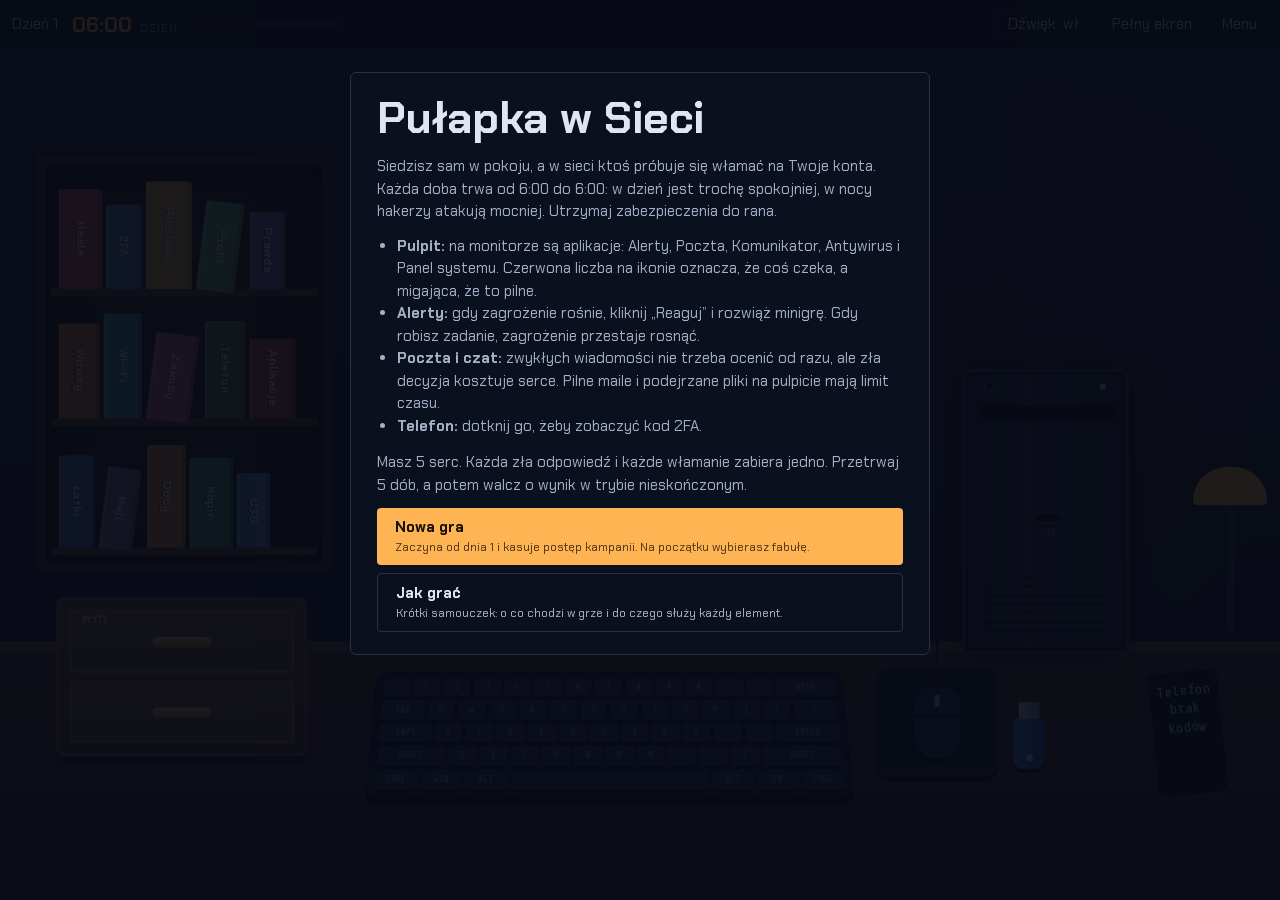
<file: index.html>
<!DOCTYPE html>
<html lang="pl">
<head>
<meta charset="utf-8">
<meta name="viewport" content="width=device-width, initial-scale=1, viewport-fit=cover">
<title>Pułapka w Sieci: broń się w necie</title>
<link rel="stylesheet" href="https://fonts.googleapis.com/css2?family=Chakra+Petch:wght@500;700&family=Share+Tech+Mono&display=swap">
<link rel="stylesheet" href="css/style.css">
</head>
<body class="menu">

<section id="s-start" class="screen on">
  <div class="center">
    <h1>Pułapka w Sieci</h1>
    <p>Siedzisz sam w pokoju, a w sieci ktoś próbuje się włamać na Twoje konta. Każda doba trwa od 6:00 do 6:00: w dzień jest trochę spokojniej, w nocy hakerzy atakują mocniej. Utrzymaj zabezpieczenia do rana.</p>
    <ul>
      <li><b>Pulpit:</b> na monitorze są aplikacje: Alerty, Poczta, Komunikator, Antywirus i Panel systemu. Czerwona liczba na ikonie oznacza, że coś czeka, a migająca, że to pilne.</li>
      <li><b>Alerty:</b> gdy zagrożenie rośnie, kliknij „Reaguj” i rozwiąż minigrę. Gdy robisz zadanie, zagrożenie przestaje rosnąć.</li>
      <li><b>Poczta i czat:</b> zwykłych wiadomości nie trzeba ocenić od razu, ale zła decyzja kosztuje serce. Pilne maile i podejrzane pliki na pulpicie mają limit czasu.</li>
      <li><b>Telefon:</b> dotknij go, żeby zobaczyć kod 2FA.</li>
    </ul>
    <p>Masz 5 serc. Każda zła odpowiedź i każde włamanie zabiera jedno. Przetrwaj 5 dób, a potem walcz o wynik w trybie nieskończonym.</p>
    <p id="pauza-info" class="pauza-info" style="display:none">Gra jest wstrzymana. Możesz w tym czasie czytać książki z podpowiedziami: kliknij książkę na półce w tle albo przycisk „Książki”.</p>
    <div class="menu-przyciski">
      <button class="btn menu-btn" id="b-resume" style="display:none"></button>
      <button class="btn menu-btn" id="b-cont" style="display:none"></button>
      <button class="btn menu-btn" id="b-new"><span>Nowa gra</span><small>Zaczyna od dnia 1 i kasuje postęp kampanii. Na początku wybierasz fabułę.</small></button>
      <button class="btn ghost menu-btn" id="b-tut"><span>Jak grać</span><small>Krótki samouczek: o co chodzi w grze i do czego służy każdy element.</small></button>
    </div>
    <div id="rekordy" class="tabela"></div>
    <p id="fab-info" class="fab-info"></p>
  </div>
</section>

<section id="s-tutorial" class="screen">
  <div class="center tut">
    <button class="x" id="tut-x" type="button" aria-label="Zamknij samouczek">Zamknij</button>
    <small id="tut-licznik"></small>
    <h1 id="tut-tytul"></h1>
    <div id="tut-tekst"></div>
    <div id="tut-kropki"></div>
    <div class="tut-nawigacja">
      <button class="btn ghost" id="tut-wstecz" type="button">Wstecz</button>
      <button class="btn" id="tut-dalej" type="button">Dalej</button>
    </div>
  </div>
</section>

<section id="s-intro" class="screen">
  <div class="center wstep" id="w-karta">
    <small id="w-kiedy"></small>
    <h1 id="w-tytul"></h1>
    <div id="w-tekst"></div>
    <button class="btn" id="w-start">Zaczynam</button>
    <button class="btn ghost" id="w-zmien">Zmień fabułę</button>
    <small class="pomin">Kliknij kartę, żeby przyspieszyć</small>
  </div>
</section>

<section id="s-wybor" class="screen">
  <div class="center wybor">
    <small>Nowa gra</small>
    <h1>Wybierz fabułę</h1>
    <p>Każda opowiada, jak wpakowałeś się w kłopoty. Fabuła zmienia treść alertów, maile i to, jakie zagrożenia pojawiają się częściej.</p>
    <div id="w-lista"></div>
    <button class="btn" id="w-losuj">Wylosuj fabułę</button>
    <button class="btn ghost" id="w-wroc">Wróć</button>
  </div>
</section>

<section id="s-game" class="screen on">
  <header id="hud">
    <span id="nl">Dzień 1</span>
    <span class="clock"><span id="clock">06:00</span><small id="faza">dzień</small></span>
    <div class="pr"><i id="prog"></i></div>
    <span class="hp" id="hp"></span>
    <span class="sc" id="sc" style="display:none"></span>
    <div id="st"></div>
    <div class="sp">
      <button id="mute" title="Dźwięk"><span class="ik">Dźwięk</span><span class="tx">Dźwięk: wł.</span></button>
      <button id="full" title="Pełny ekran"><span class="ik">Ekran</span><span class="tx">Pełny ekran</span></button>
      <button id="menu" title="Menu"><span class="ik">Menu</span><span class="tx">Menu</span></button>
    </div>
  </header>

  <main id="stage">
    <div id="floor"></div>
    <div id="room">
      <div id="shelf"></div>
      <div id="lamp"></div>
      <div id="stand"></div>
      <div id="mon"><div id="scr">
        <div id="pulpit">
          <div id="slonce"></div>
          <div id="ikony"></div>
          <div id="pliki"></div>
          <div id="menu-pliku"></div>
        </div>
        <div id="app">
          <div id="app-pasek"><b id="app-tytul"></b><button id="app-x" type="button">Zamknij</button></div>
          <div id="views">
            <div id="v-al"></div>
            <div id="v-ml" style="display:none"></div>
            <div id="v-task" style="display:none"></div>
            <div id="v-kom" style="display:none"></div>
            <div id="v-av" style="display:none"></div>
            <div id="v-sys" style="display:none"></div>
            <div id="v-kz" style="display:none"></div>
            <div id="v-plik" style="display:none"></div>
          </div>
        </div>
        <div id="tb"><button id="tb-pulpit" type="button">Pulpit</button><span id="tb-app"></span><span id="tb-tray">Spokojnie</span></div>
      </div></div>
      <div id="kb"></div>
      <div id="pad"><div id="mouse"><b></b><i></i></div></div>
      <div id="pc" title="Komputer">
        <div class="tacka"><span class="tdisc"></span></div>
        <span class="przyc"></span><i class="led"></i><i class="led2"></i>
        <span class="gniazdo"></span><em>USB</em><div class="kratka"></div>
      </div>
      <div id="bok">
        <div id="ph">Telefon<br>brak kodów</div>
        <button id="usb" type="button" aria-label="Twój niebieski pendrive"><span class="vis"></span><span class="lab">Twój pendrive</span></button>
        <button id="usb2" type="button" aria-label="Obcy szary pendrive"><span class="vis"></span><span class="lab">Obcy pendrive</span></button>
        <button id="szuf" type="button" aria-label="Szuflada z płytami"><span class="vis"><i></i><i></i></span><span class="lab">Szuflada z płytami</span></button>
        <button id="ksbtn" type="button" aria-label="Książki z podpowiedziami"><span class="lab">Książki</span></button>
      </div>
    </div>
    <div id="flash"></div>
    <div id="okno-ks" class="okno"><button class="x" id="ks-x" type="button" aria-label="Zamknij">Zamknij</button>
      <h3 id="ks-tytul"></h3><ul id="ks-lista"></ul><div id="ks-chips"></div></div>
    <div id="okno-plyty" class="okno"><button class="x" id="pl-x" type="button" aria-label="Zamknij">Zamknij</button>
      <h3>Szuflada z płytami</h3><p id="pl-info"></p><div id="pl-lista"></div></div>
  </main>
  <div id="obroc"><div class="tel"></div><b>Obróć telefon poziomo</b><p>Gra działa w poziomie. Do tego czasu jest wstrzymana.</p><button class="btn" id="b-obroc">Pełny ekran</button></div>
</section>

<section id="s-msg" class="screen">
  <div class="center">
    <h1 id="m-title"></h1>
    <p id="m-text"></p>
    <p class="lesson" id="m-lesson"></p>
    <div class="tabela" id="m-score"></div>
    <button class="btn" id="m-btn"></button>
    <button class="btn ghost" id="m-btn2" style="display:none"></button>
    <button class="btn ghost" id="m-home">Menu główne</button>
  </div>
</section>

<script src="js/config.js"></script>
<script src="js/data.js"></script>
<script src="js/przyklady.js"></script>
<script src="js/przyklady2.js"></script>
<script src="js/dane_pulpit.js"></script>
<script src="js/audio.js"></script>
<script src="js/core.js"></script>
<script src="js/ksiazki.js"></script>
<script src="js/biurko.js"></script>
<script src="js/fabula.js"></script>
<script src="js/threats.js"></script>
<script src="js/mail.js"></script>
<script src="js/pulpit.js"></script>
<script src="js/aplikacje.js"></script>
<script src="js/tasks.js"></script>
<script src="js/game.js"></script>
<script src="js/samouczek.js"></script>
<script src="js/main.js"></script>
</body>
</html>
</file>
<file: css/style.css>
:root{
  color-scheme:dark;
  --tlo:#0b0e15; --linia:#26324a; --tekst:#dfe6f2; --przygaszony:#7f8ca3;
  --bursztyn:#ffb454; --cyjan:#5ad1e6; --czerwony:#ff4d5e; --zielony:#6fe3a1;
  box-sizing:border-box;
  padding-top:env(safe-area-inset-top,0px);
  padding-bottom:env(safe-area-inset-bottom,0px);
}
html{scroll-padding-top:env(safe-area-inset-top,0px)}
*,*::before,*::after{box-sizing:inherit}
html,body{height:100%;margin:0;overflow:hidden}
body{background:#10162a;color:var(--tekst);font:15px/1.5 "Chakra Petch",system-ui,sans-serif}
button{font:inherit;color:inherit;cursor:pointer}
.screen{display:none}
.screen.on{display:block;height:100%;overflow:auto}
#s-start,#s-msg,#s-intro,#s-wybor,#s-tutorial{position:fixed;inset:0;z-index:200;padding:env(safe-area-inset-top) 0 env(safe-area-inset-bottom);
  background:#070b16e6}
body.menu #obroc{display:none!important}
#s-game{position:relative}
#s-game.on{display:flex;flex-direction:column;overflow:hidden}

.center{max-width:580px;margin:8vh auto 16px;padding:22px 26px;border:1px solid var(--linia);border-radius:6px;
  background:#0b101e}
.center h1{font-size:44px;line-height:1.05;margin:0 0 14px}
.center p{color:#a4b1c8;margin:0 0 12px}
.center ul{color:#a4b1c8;margin:0 0 14px;padding-left:20px}
.lesson{border-left:3px solid var(--bursztyn);padding-left:12px;color:var(--tekst)!important}
.btn{background:var(--bursztyn);color:#1a1205;border:0;border-radius:4px;padding:10px 18px;font-weight:700;margin:8px 8px 0 0}
.btn.ghost{background:transparent;color:var(--tekst);border:1px solid var(--linia)}

#hud{flex:none;display:flex;align-items:center;gap:14px;padding:6px 12px;background:#0d1220;border-bottom:1px solid var(--linia);position:relative;z-index:60}
#hud .clock{font-size:22px;font-weight:700;color:var(--bursztyn);min-width:112px;display:flex;align-items:baseline;gap:8px}
#hud .clock small{font-size:11px;font-weight:500;color:var(--przygaszony);text-transform:uppercase;letter-spacing:.08em}
#hud .hp{white-space:nowrap;line-height:1;display:flex;gap:4px}
.h{display:block;width:20px;height:18px;background:var(--czerwony);
  -webkit-mask:url("data:image/svg+xml,%3Csvg xmlns='http://www.w3.org/2000/svg' viewBox='0 0 10 9'%3E%3Cpath d='M5 9 .6 4.6A2.6 2.6 0 0 1 5 1.7 2.6 2.6 0 0 1 9.4 4.6Z'/%3E%3C/svg%3E") center/contain no-repeat;
  mask:url("data:image/svg+xml,%3Csvg xmlns='http://www.w3.org/2000/svg' viewBox='0 0 10 9'%3E%3Cpath d='M5 9 .6 4.6A2.6 2.6 0 0 1 5 1.7 2.6 2.6 0 0 1 9.4 4.6Z'/%3E%3C/svg%3E") center/contain no-repeat}
.h.off{background:#33283a}
.h.lost{animation:pekl .5s}
@keyframes pekl{0%{transform:scale(1.5);background:#fff}100%{transform:scale(1)}}
#hud .sc{color:var(--bursztyn);font-weight:700;white-space:nowrap}
.ik{display:none}
#hud .pr{width:140px;height:6px;background:#1a2132;border-radius:3px;overflow:hidden;flex:none}
#hud .pr i{display:block;height:100%;width:0;background:var(--cyjan)}
#hud button{background:transparent;border:1px solid var(--linia);border-radius:4px;padding:3px 10px;white-space:nowrap}
#hud button:hover{border-color:var(--cyjan)}
#hud .sp{flex:none;display:flex;gap:8px;margin-left:auto}

#st{flex:1;min-width:0;height:2.8em;font-size:13px;line-height:1.4;color:var(--przygaszony);overflow:hidden;
  display:-webkit-box;-webkit-line-clamp:2;-webkit-box-orient:vertical;align-self:center}
#st.bad{color:var(--czerwony)}
#st.good{color:var(--zielony)}
@media (max-width:760px){
  #hud{flex-wrap:wrap;gap:6px 10px}
  #hud .pr{flex:1}
  #st{order:9;flex-basis:100%;height:2.8em}
  #hud .sp{margin-left:0}
}

#stage{flex:1;min-height:0;position:relative;overflow:hidden;--skala:1;
  background:radial-gradient(ellipse 40% 60% at 80% 40%,#6b4d2233,transparent 70%),linear-gradient(#18203a,#10162a 70%)}

#floor{position:absolute;left:0;right:0;bottom:0;top:100%;border-top:calc(8px * var(--skala)) solid #6a4a35;background:linear-gradient(#4a3426,#2b1e16)}
#room{position:absolute;left:0;top:0;width:1000px;height:560px;transform-origin:0 0}
#stage.shake{animation:shake .45s}
@keyframes shake{0%,100%{translate:0}20%{translate:-8px 3px}40%{translate:7px -4px}60%{translate:-5px 2px}80%{translate:4px -2px}}
#flash{position:absolute;inset:0;background:#ff1030;opacity:0;pointer-events:none;z-index:50}
#flash.on{animation:fl .6s}
@keyframes fl{0%{opacity:.55}100%{opacity:0}}
@media (prefers-reduced-motion:reduce){#stage.shake,#flash.on{animation:none}}

#lamp{position:absolute;left:958px;top:292px;width:6px;height:110px;background:#2b3447}
#lamp::before{content:"";position:absolute;left:-26px;top:-18px;width:58px;height:30px;background:#ffb454;border-radius:30px 30px 4px 4px}

#mon{position:absolute;left:270px;top:40px;width:460px;height:330px;background:#10141c;border:14px solid #1d2430;border-radius:10px}
#stand{position:absolute;left:460px;top:372px;width:80px;height:34px;background:#1d2430}
#ph.on{border-color:var(--cyjan);color:#fff}

#scr{position:absolute;inset:0;background:#07121b;color:#bfeaf3;font:12px/1.4 "Share Tech Mono",monospace;display:flex;flex-direction:column}
#scr::after{content:"";position:absolute;inset:0;pointer-events:none;background:repeating-linear-gradient(transparent 0 2px,#0004 2px 3px)}
#views{flex:1;overflow:auto;padding:8px}

.al{border:1px solid #1d4256;padding:6px;margin-bottom:6px;display:flex;gap:8px;align-items:center}
.al .n{flex:1}
.al small{display:block;color:var(--przygaszony)}
.al.crit{border-color:var(--czerwony)}
.empty{color:var(--przygaszony)}
.bar,.pb{height:6px;background:#0d2230;margin-top:4px}
.bar i,.pb i{display:block;height:100%;width:0;background:var(--cyjan)}
.al.warn .bar i{background:var(--bursztyn)}
.al.crit .bar i{background:var(--czerwony)}

#scr button.a,#v-task button,.mailb button,#v-av button,#v-sys button,#v-kz button,#menu-pliku button{background:#12384d;border:1px solid #2b6a88;color:#fff;padding:4px 10px;font:inherit;margin:3px 3px 3px 0;border-radius:2px}
#v-task button.f,#v-task label.f{display:block;width:100%;text-align:left}
#v-task label.f{background:#0d2230;padding:4px 8px;margin:3px 0;cursor:pointer}
#v-task input[type=text],#v-task input:not([type]){background:#0d2230;border:1px solid #2b6a88;color:#fff;padding:4px;font:inherit;width:100%;margin:4px 0}
#v-task p{color:var(--przygaszony);margin:4px 0}
#v-task .quote{border-left:3px solid var(--czerwony);padding-left:8px;color:var(--tekst)}

.mail{border-left:3px solid #2b6a88;padding:4px 8px;margin-bottom:8px;background:#0b1c28}
.mail .fr{color:var(--cyjan);word-break:break-all}

/* wyniki */
.tabela{margin:14px 0 0;color:var(--przygaszony);font:13px/1.6 "Share Tech Mono",monospace}
.tabela:empty{display:none}
.tabela b{color:var(--tekst);display:block;margin-bottom:2px}
.tabela .wiersz.ja{color:var(--bursztyn)}

/* telefon w pionie: prośba o obrót */
#obroc{display:none;position:absolute;inset:0;z-index:100;background:#0b0e15f2;align-items:center;justify-content:center;flex-direction:column;text-align:center;padding:24px}
#obroc .tel{width:34px;height:58px;border:4px solid var(--przygaszony);border-radius:8px;margin-bottom:14px;animation:obrot 2.4s ease-in-out infinite}
#obroc p{color:var(--przygaszony);margin:6px 0 10px}
@keyframes obrot{0%,20%{transform:rotate(0)}60%,100%{transform:rotate(-90deg)}}
body.pion #s-game.on #obroc{display:flex}
@media (prefers-reduced-motion:reduce){#obroc .tel,.h.lost{animation:none}}

/* telefon / niski ekran: bez pokoju, monitor na cały ekran, telefon obok */
body.kompakt #hud{gap:4px 8px;padding:4px 8px;flex-wrap:wrap}
body.kompakt #hud .clock{font-size:16px;min-width:0;gap:5px}
body.kompakt #hud .clock small{font-size:9px}
body.kompakt #hud .h{width:15px;height:14px}
body.kompakt #hud .pr{width:60px;flex:none}
body.kompakt #hud button{padding:2px 8px}
body.kompakt .ik{display:inline}
body.kompakt .tx{display:none}
body.kompakt #nl{font-size:13px}
body.kompakt #st{order:0;flex:1 1 140px;flex-basis:140px;height:2.8em;font-size:11px}
body.kompakt #hud .sp{margin-left:0}
body.kompakt #floor,body.kompakt #shelf,body.kompakt #lamp,body.kompakt #stand,body.kompakt #kb,body.kompakt #pad,body.kompakt #pc{display:none}
body.kompakt #room{box-sizing:border-box;width:100%;height:100%;transform:none!important;display:flex;gap:10px;padding:6px 8px;align-items:stretch}
body.kompakt #mon{position:relative;left:auto;top:auto;flex:1;min-width:0;height:auto;border-width:6px;border-radius:8px}
body.kompakt #scr{font-size:13px}
body.kompakt #v-task button.f,body.kompakt .mailb button,body.kompakt #scr button.a{padding:7px 12px}
body.kompakt .center{margin-top:2vh}
body.kompakt .center h1{font-size:26px;margin-bottom:8px}
body.kompakt .center{padding:12px 18px;margin-bottom:8px}
body.kompakt .center p,body.kompakt .center ul{font-size:13px;line-height:1.4;margin-bottom:8px}
body.kompakt .btn{padding:7px 14px;margin-top:4px}

/* dzień i noc */
#stage.dzien{background:radial-gradient(ellipse 50% 70% at 20% 20%,#ffe8a844,transparent 70%),linear-gradient(#5d83b8,#35527f 70%)}
#stage.dzien #lamp::before{background:#c9a15f}
#stage.dzien #room{filter:brightness(1.18) saturate(.95)}
#stage.noc #room{filter:brightness(.92)}
#hud .clock{white-space:nowrap}
body.kompakt #hud .clock{min-width:84px}

.wstep small{display:block;color:var(--bursztyn);letter-spacing:.14em;text-transform:uppercase;font-size:12px;margin-bottom:6px}
.wstep h1{font-size:34px}
.wstep p,.wstep .btn{opacity:0;animation:wejdz .8s ease forwards}
.wstep .btn{margin-top:14px}
.wstep .btn:not(.gotowy){pointer-events:none}
.wstep .pomin{margin-top:10px;color:var(--przygaszony);text-transform:none;letter-spacing:0;font-size:12px}
.wstep.szybko p,.wstep.szybko .btn{animation-delay:0s!important;animation-duration:.01s}
@keyframes wejdz{from{opacity:0;transform:translateY(8px)}to{opacity:1;transform:none}}
@media (prefers-reduced-motion:reduce){.wstep p,.wstep .btn{animation-duration:.01s;animation-delay:0s!important}}
#v-task p.fab{color:var(--bursztyn);border-left:3px solid var(--bursztyn);padding-left:8px;font-style:italic}
body.kompakt .wstep h1{font-size:24px}

/* wybór fabuły */
.center.wybor{max-width:760px}
.wybor small{display:block;color:var(--bursztyn);letter-spacing:.14em;text-transform:uppercase;font-size:12px;margin-bottom:6px}
.wybor h1{font-size:34px}
#w-lista{display:grid;gap:8px;margin:0 0 6px}
@media (min-width:700px){#w-lista{grid-template-columns:1fr 1fr}}
.karta-fab{position:relative;display:flex;flex-direction:column;gap:2px;text-align:left;background:#0d1426;border:1px solid var(--linia);border-radius:10px;padding:10px 12px}
.karta-fab:hover,.karta-fab:focus-visible{border-color:var(--bursztyn);background:#131c33;outline:none}
.karta-fab small{margin:0;font-size:11px}
.karta-fab b{font-size:16px}
.karta-fab span{color:var(--przygaszony);font-size:13px;line-height:1.35}
.karta-fab em{font-style:normal;color:var(--cyjan);font-size:12px;margin-top:3px}
.karta-fab i{position:absolute;top:8px;right:10px;font-style:normal;font-size:11px;color:var(--bursztyn)}
.karta-fab.ost{border-color:#ffb45466}
.fab-info{color:var(--przygaszony);font-size:13px;margin:10px 0 0}
.fab-info:empty{display:none}
body.kompakt .wybor h1{font-size:24px}
body.kompakt .wybor>p{display:none}

/* ===== biurko: półka z książkami ===== */
#shelf{position:absolute;left:28px;top:30px;width:232px;height:326px;border:8px solid #3a2a1e;background:#1b1410;
  display:flex;flex-direction:column;justify-content:space-around;padding:6px 4px 0;box-shadow:inset 0 0 30px #0008}
#shelf .polka{display:flex;align-items:flex-end;gap:3px;height:92px;border-bottom:6px solid #5a4030;padding:0 6px}
.ks{flex:none;border:0;border-radius:2px 2px 0 0;padding:0;cursor:pointer;color:#fffd;text-shadow:0 1px 0 #0007;
  font:700 9px "Chakra Petch",sans-serif;writing-mode:vertical-rl;display:flex;align-items:center;justify-content:center;
  box-shadow:inset -3px 0 0 #0003,inset 2px 0 0 #fff3;transition:transform .15s}
.ks:hover,.ks:focus-visible{transform:translateY(-8px);outline:none}
.ks.otwarta{transform:translateY(-12px)}
.ks.lean{transform:rotate(7deg);transform-origin:bottom left;margin-right:9px}
.ks.lean:hover{transform:rotate(7deg) translateY(-6px)}
.ks.polecana,.polecany{animation:puls 1.1s ease-in-out infinite}
@keyframes puls{0%,100%{outline:2px solid transparent;outline-offset:2px}50%{outline:2px solid #ffb454;outline-offset:2px}}

/* okna: książka i szuflada */
.okno{display:none;position:absolute;z-index:55;background:#10192b;border:1px solid var(--bursztyn);border-radius:10px;padding:12px 14px;
  box-shadow:0 10px 40px #000a;width:min(300px,92%);max-height:92%;overflow:auto}
.okno.on{display:block}
#okno-ks{left:10px;top:10px}
#okno-plyty{left:10px;bottom:10px}
.okno h3{margin:0 24px 8px 0;font-size:15px;color:var(--bursztyn)}
.okno .x{position:absolute;top:6px;right:8px;background:none;border:0;font-size:12px;color:var(--przygaszony)}
.okno .x:hover{color:var(--tekst)}
.okno ul{margin:0 0 8px;padding-left:18px;font-size:13px;line-height:1.45}
.okno li{margin-bottom:5px}
.okno p{font-size:13px;color:var(--przygaszony);margin:0 0 8px}
#ks-chips{display:flex;flex-wrap:wrap;gap:4px;border-top:1px solid var(--linia);padding-top:8px}
.chip{background:#0d1426;border:1px solid var(--linia);border-radius:12px;padding:2px 8px;font-size:11px;color:var(--przygaszony)}
.chip.on{border-color:var(--bursztyn);color:var(--bursztyn)}
.pl{display:block;width:100%;text-align:left;background:#0d1426;border:1px solid var(--linia);border-radius:8px;padding:8px 10px;margin:4px 0;font-size:13px}
.pl:hover{border-color:var(--cyjan)}

/* ===== biurko: klawiatura ===== */
#kb{position:absolute;left:285px;top:426px;width:382px;height:106px;padding:6px 7px;border-radius:9px;display:flex;flex-direction:column;gap:3px;
  background:#151b28;box-shadow:0 7px 0 #0a0d14;
  transform:perspective(520px) rotateX(14deg);transform-origin:50% 100%}
#kb .rz{display:flex;gap:3px;flex:1;min-height:0}
#kb .k{display:flex;align-items:center;justify-content:center;border-radius:3px;font:7px "Share Tech Mono",monospace;color:#9fb0c8;text-transform:uppercase;
  background:#2e3748;box-shadow:0 2px 0 #090c12;transition:transform .05s}
#kb .k.w{transform:translateY(2px);box-shadow:0 0 0 #090c12;background:#5ad1e6;color:#03212a}
@media (prefers-reduced-motion:reduce){.ks.polecana,.polecany{animation:none}}

/* mysz na podkładce */
#pad{position:absolute;left:684px;top:430px;width:96px;height:86px;border-radius:12px;background:#131a27;box-shadow:inset 0 0 0 2px #232c3f,0 4px 0 #0a0d14}
#mouse{position:absolute;left:30px;top:16px;width:36px;height:56px;border-radius:18px 18px 22px 22px;
  background:#2e3748;box-shadow:0 4px 0 #090c12;
  transform:translate(var(--mx,0),var(--my,0));transition:transform .18s}
#mouse::before{content:"";position:absolute;left:50%;top:0;width:2px;height:22px;margin-left:-1px;background:#090c12}
#mouse::after{content:"";position:absolute;left:0;right:0;top:22px;height:2px;background:#090c12}
#mouse i{position:absolute;left:50%;top:6px;width:4px;height:10px;margin-left:-2px;border-radius:2px;background:#5ad1e6}
#mouse b{position:absolute;left:50%;top:-44px;width:2px;height:44px;margin-left:-1px;background:linear-gradient(#090c12,#1b2230)}
#mouse.kl{filter:brightness(1.35)}

/* komputer */
#pc{position:absolute;left:752px;top:198px;width:130px;height:222px;border-radius:8px 8px 4px 4px;cursor:pointer;
  background:linear-gradient(90deg,#1c2331,#262f42 40%,#1a2130);border:2px solid #313c54;box-shadow:0 0 22px #000a,inset 0 0 0 2px #0e131d}
#pc .tacka{position:absolute;left:12px;top:26px;width:106px;height:12px;background:#0a0d14;border-radius:2px;box-shadow:inset 0 1px 3px #000;transition:transform .35s}
#pc .tdisc{position:absolute;left:35px;top:2px;width:36px;height:36px;border-radius:50%;opacity:0;transition:opacity .2s;
  background:radial-gradient(circle,#111 0 5px,transparent 6px),conic-gradient(#c7d3e6,#7f93b3,#e6eefc,#7f93b3,#c7d3e6)}
#pc.plyta .tacka{transform:translateY(0)}
#pc.plyta .tdisc{opacity:1;top:10px}
#pc .przyc{position:absolute;left:14px;top:6px;width:10px;height:10px;border-radius:50%;background:#10151f;border:2px solid #3a455e}
#pc .led,#pc .led2{position:absolute;top:9px;width:5px;height:5px;border-radius:50%}
#pc .led{right:16px;background:#6fe3a1}
#pc .led2{right:26px;background:#2a3346}
#pc.usbon .led2{background:#5ad1e6;animation:mig .5s steps(2) infinite}
@keyframes mig{50%{opacity:.25}}
#pc .gniazdo{position:absolute;left:54px;top:110px;width:22px;height:8px;border-radius:2px;background:#05070b;box-shadow:inset 0 0 0 1px #3a455e}
#pc em{position:absolute;left:54px;top:122px;width:22px;text-align:center;font:normal 7px "Share Tech Mono",monospace;color:#6c7a94}
#pc .kratka{position:absolute;left:14px;right:14px;bottom:14px;height:44px;background:repeating-linear-gradient(0deg,#0b0f17 0 3px,transparent 3px 7px);opacity:.8}

/* przedmioty: telefon, pendrive, szuflada */
#bok{display:contents}
#bok button{background:none;border:0;padding:0}
#ph{position:absolute;left:897px;top:430px;width:62px;height:104px;background:#0b0d12;border:4px solid #2a3040;border-radius:10px;cursor:pointer;color:#7ff;
  font:11px/1.3 "Share Tech Mono",monospace;padding:8px 4px;text-align:center;transform:rotate(-6deg)}
#usb,#usb2{position:absolute;width:24px;height:52px;cursor:pointer;transition:left .45s,top .45s,transform .45s}
#usb{left:792px;top:458px}
#usb2{left:840px;top:466px;transform:rotate(14deg);display:none}
#usb2.pokaz{display:block}
#usb .vis,#usb2 .vis{position:absolute;inset:12px 0 0;border-radius:3px 3px 7px 7px;box-shadow:0 3px 0 #0a0d14}
#usb .vis{background:linear-gradient(90deg,#3d86f0,#1f4fb0)}
#usb2 .vis{background:linear-gradient(90deg,#9aa4b6,#606b80)}
#usb .vis::before,#usb2 .vis::before{content:"";position:absolute;left:4px;right:4px;top:-12px;height:13px;background:linear-gradient(90deg,#d5dbe6,#8a94a8);border-radius:1px}
#usb2 .vis::after{content:"";position:absolute;left:3px;right:3px;top:16px;height:14px;background:#e8e6dc;border-radius:1px}
#usb .vis::after{content:"";position:absolute;left:50%;bottom:6px;width:5px;height:5px;margin-left:-2.5px;border-radius:50%;background:#bfe0ff}
#usb.wpiety,#usb2.wpiety{left:807px;top:318px;transform:none}
.drga{animation:drga .3s}
@keyframes drga{25%{translate:-3px 0}75%{translate:3px 0}}
#szuf{position:absolute;left:44px;top:376px;width:196px;height:124px;cursor:pointer}
#szuf .vis{position:absolute;inset:0;border-radius:6px;background:linear-gradient(#6a4a35,#4a3426);box-shadow:0 6px 0 #2a1d14,inset 0 0 0 2px #7b5840;
  display:flex;flex-direction:column;gap:6px;padding:10px}
#szuf .vis i{flex:1;border-radius:4px;background:linear-gradient(#7a5840,#5e4230);box-shadow:inset 0 0 0 2px #8a6648;position:relative;transition:transform .25s}
#szuf .vis i::after{content:"";position:absolute;left:50%;top:50%;width:46px;height:8px;margin:-4px 0 0 -23px;border-radius:4px;background:linear-gradient(#e6c67a,#a88540)}
#szuf .vis i:first-child::before{content:"PŁYTY";position:absolute;left:10px;top:3px;font:700 8px "Share Tech Mono",monospace;color:#d9c08a}
#szuf.otwarta .vis i:first-child{transform:translateY(10px)}
#szuf.polecany{filter:none}
.lab{display:none}
#ksbtn{display:none}

/* ===== telefon i niski ekran ===== */
body.kompakt #bok{display:flex;flex-direction:column;gap:6px;flex:none;width:96px;overflow-y:auto}
body.kompakt #ph{position:static;width:100%;height:auto;min-height:62px;flex:none;transform:none;font-size:11px;display:flex;align-items:center;justify-content:center;padding:6px 4px}
body.kompakt #bok button{position:static;display:block;flex:none;width:100%;height:auto;min-height:40px;transform:none!important;
  background:#0d1426;border:1px solid var(--linia);border-radius:8px;padding:6px 6px;font-size:11px;line-height:1.25;text-align:left}
body.kompakt #bok button .vis{display:none}
body.kompakt #bok button .lab{display:block}
body.kompakt #bok #usb2{display:none}
body.kompakt #bok #usb2.pokaz{display:block}
body.kompakt #ksbtn{display:block}
body.kompakt #usb.wpiety,body.kompakt #usb2.wpiety{border-color:var(--cyjan);color:var(--cyjan)}
body.kompakt #usb.wpiety .lab::after,body.kompakt #usb2.wpiety .lab::after{content:" (wpięty)"}
body.kompakt .polecany{border-color:var(--bursztyn)!important}
body.kompakt .okno{left:50%!important;top:50%!important;bottom:auto!important;transform:translate(-50%,-50%);width:min(420px,92%)}

body.pauza #s-start{pointer-events:none;background:none}
/* ciemne tło w pauzie to osobna warstwa z wycięciem nad książkami (patrz dziuraPauzy w core.js) */
body.pauza #s-start::before{content:"";position:fixed;inset:0;z-index:-1;background:#070b16e6;clip-path:var(--dziura,none);pointer-events:none}
body.pauza #s-start .center{pointer-events:auto}
body.pauza #s-game *{pointer-events:none}
body.pauza #shelf .ks,body.pauza #ksbtn,body.pauza #okno-ks,body.pauza #okno-ks *{pointer-events:auto}
body.pauza #okno-ks{z-index:300}
.pauza-info{color:var(--bursztyn)!important;border-left:3px solid var(--bursztyn);padding-left:10px;font-size:14px}

.menu-przyciski{display:flex;flex-direction:column;gap:8px;margin-top:12px}
.menu-btn{display:block;width:100%;margin:0;text-align:left;line-height:1.3}
.menu-btn small{display:block;font-weight:400;font-size:12px;opacity:.8;margin-top:2px}
body.kompakt .menu-przyciski{display:grid;grid-template-columns:1fr 1fr;gap:6px}
body.kompakt .menu-btn small{font-size:11px}

.center.tut{position:relative;max-width:620px}
.tut .x{position:absolute;top:10px;right:12px;background:transparent;border:0;color:var(--przygaszony);font-size:12px;line-height:1;padding:4px 8px}
.tut .x:hover{color:var(--tekst)}
.tut>small{display:block;color:var(--bursztyn);letter-spacing:.14em;text-transform:uppercase;font-size:12px}
.tut h1{font-size:28px;margin:6px 0 10px}
#tut-tekst{min-height:190px}
#tut-tekst p{font-size:15px;color:#c3cde0}
#tut-tekst b{color:#fff}
#tut-kropki{display:flex;gap:6px;margin:12px 0 4px}
#tut-kropki i{width:8px;height:8px;border-radius:50%;background:#ffffff33}
#tut-kropki i.byla{background:#ffb45466}
#tut-kropki i.on{background:var(--bursztyn)}
.tut-nawigacja{display:flex;justify-content:space-between;gap:8px;margin-top:10px}
.tut-nawigacja .btn{margin:0}
body.kompakt #tut-tekst{min-height:0}
body.kompakt .tut h1{font-size:22px;margin-bottom:6px}


/* ---------- pulpit komputera ---------- */
#scr{--niebo1:#0c1432;--niebo2:#2c3166;--wzg1:#1c2452;--wzg2:#121a3d;--wzg3:#0b1128;--slonce:#dfe4f4}
#stage.dzien #scr{--niebo1:#5f9fe8;--niebo2:#cfe4fb;--wzg1:#6aa886;--wzg2:#4a8a69;--wzg3:#33684f;--slonce:#ffe08a}
#pulpit{flex:1;position:relative;overflow:hidden;background:linear-gradient(var(--niebo1),var(--niebo2));font-size:12px}
#pulpit::before,#pulpit::after{content:"";position:absolute;left:-4%;right:-4%;bottom:0}
#pulpit::before{height:46%;background:var(--wzg1);clip-path:polygon(0 58%,10% 40%,24% 54%,40% 22%,57% 50%,73% 28%,90% 50%,100% 36%,100% 100%,0 100%)}
#pulpit::after{height:30%;background:var(--wzg2);clip-path:polygon(0 50%,14% 30%,30% 48%,48% 18%,66% 46%,84% 24%,100% 44%,100% 100%,0 100%)}
#slonce{position:absolute;right:30%;top:12%;width:3.2em;height:3.2em;border-radius:50%;background:var(--slonce)}
#ikony{position:absolute;left:8px;top:8px;display:grid;grid-template-columns:repeat(2,6em);grid-auto-rows:5.6em;gap:2px 4px;z-index:2}
.ik-app{position:relative;background:none;border:0;color:#fff;display:flex;flex-direction:column;align-items:center;gap:3px;padding:3px 2px;border-radius:4px;font:inherit;font-size:.85em;cursor:pointer}
.ik-app:hover,.plik:hover,.plik.sel{background:#ffffff26}
.plytka{width:2.8em;height:2.8em;border-radius:8px;display:grid;place-items:center;color:#fff}
.plytka svg{width:1.55em;height:1.55em}
.nazwa{text-shadow:0 1px 2px #000c;line-height:1.15;text-align:center;overflow-wrap:anywhere;max-width:6em;overflow:hidden;max-height:2.4em}
.odg{display:none;position:absolute;top:0;right:.5em;min-width:1.5em;height:1.5em;padding:0 .3em;border-radius:1em;background:var(--czerwony);color:#fff;font-size:.85em;font-style:normal;line-height:1.5em;text-align:center}
.odg.on{display:block}
.odg.pilne{animation:migaj .9s steps(2) infinite}
@keyframes migaj{50%{background:#7a1f2a}}
#ik-kosz{position:absolute;right:8px;bottom:8px;z-index:2}
#pliki{position:absolute;right:8px;top:8px;bottom:4.6em;display:flex;flex-flow:column wrap-reverse;align-content:flex-start;gap:4px;z-index:2}
.plik{width:6em;background:none;border:0;color:#fff;display:flex;flex-direction:column;align-items:center;gap:3px;padding:3px 2px;border-radius:4px;font:inherit;font-size:.85em;cursor:pointer}
.plik .plytka{background:#e8ecf5;color:#4b5568}
.plik.wirus .plytka{box-shadow:0 0 0 2px var(--czerwony)}
.plik.wyleczony{opacity:.7}
.plik.wyleczony .plytka{background:#8b94a6}
.plik small{font-size:.8em;color:#bfe9c9}
.plik .pb{width:100%;height:4px;margin-top:0}
.plik .pb i{background:var(--czerwony)}
#menu-pliku{display:none;position:absolute;left:50%;bottom:8px;transform:translateX(-50%);z-index:3;background:#0b1c28;border:1px solid #2b6a88;padding:6px 8px;border-radius:4px;white-space:nowrap;text-align:center}
#menu-pliku.on{display:block}
#menu-pliku b{display:block;margin-bottom:4px;max-width:20em;overflow:hidden;text-overflow:ellipsis}
#menu-pliku button.ghost{background:none}

#app{display:none;position:absolute;left:6px;right:6px;top:6px;bottom:30px;flex-direction:column;background:#07121b;border:1px solid #2b6a88;z-index:4}
#app.on{display:flex}
#app-pasek{flex:none;display:flex;align-items:center;justify-content:space-between;padding:3px 8px;background:#12384d;border-bottom:1px solid #2b6a88}
#app-x{background:none;border:0;color:var(--przygaszony);font:inherit;font-size:11px;padding:2px 4px}
#app-x:hover{color:#fff}
#tb{flex:none;position:relative;z-index:5;display:flex;align-items:center;gap:6px;height:24px;padding:0 6px;background:#0a1620;border-top:1px solid #1d4256}
#tb button{background:#12384d;border:1px solid #2b6a88;color:#fff;font:inherit;font-size:11px;padding:1px 8px}
#tb-app{flex:1;color:var(--przygaszony);font-size:11px;overflow:hidden;white-space:nowrap;text-overflow:ellipsis}
#tb-tray{font-size:11px;color:var(--zielony)}
#tb-tray.pilne{color:#fff;background:var(--czerwony);padding:1px 6px;animation:migaj .9s steps(2) infinite}

.mail.pilne{border-left-color:var(--czerwony)}
.mail .etyk{display:block;color:var(--czerwony);text-transform:uppercase;letter-spacing:.08em;font-size:10px}
.mail .zal{margin:4px 0;color:var(--bursztyn)}
.mail .zal button{margin-left:6px}
.mailb button:disabled,#scr button:disabled{opacity:.5}
.czat .mailb button,.mail.pilne .mailb button{display:block;width:100%;text-align:left}
.baner{border:1px solid var(--czerwony);padding:5px 8px;margin:4px 0 6px;background:#1a0f14}
.baner p{margin:2px 0}
.baner .pb i{background:var(--czerwony)}
.pozycja{border:1px solid #1d4256;background:#0b1c28;padding:5px 8px;margin:6px 0}
.pozycja p{margin:3px 0;color:var(--przygaszony)}
.urz{display:flex;align-items:center;justify-content:space-between;border-bottom:1px solid #1d4256;padding:2px 0}
#v-sys>b,#v-av .ostrz{display:block;margin-top:8px}
.ostrz{color:var(--bursztyn)}
#v-plik p{margin:4px 0}
@media (prefers-reduced-motion:reduce){.odg.pilne,#tb-tray.pilne{animation:none}}
body.kompakt #pulpit{font-size:15px}
body.kompakt #tb{height:28px}
body.kompakt #app{bottom:34px}
body.kompakt #v-av button,body.kompakt #v-sys button,body.kompakt #v-kz button,body.kompakt #menu-pliku button{padding:7px 12px}

/* ===== poprawki dla telefonu (poziomo) ===== */
/* pasek u góry: mniejsze przyciski, żeby nie łamał się na dwa wiersze */
body.kompakt #hud{gap:3px 6px;padding:3px 8px;flex-wrap:nowrap}
body.kompakt #hud button{padding:2px 6px;font-size:12px}
body.kompakt #hud .sp{gap:4px;flex:none}
body.kompakt #hud .hp{gap:2px}
body.kompakt #hud .pr{width:40px}
body.kompakt #hud .clock{min-width:0}
body.kompakt #st{flex:1 1 60px;min-width:0;font-size:10px;line-height:1.25;height:2.5em}
/* okna z książkami i płytami: nie wychodzą poza ekran, a w środku da się przewijać */
body.kompakt .okno{max-height:calc(100% - 12px);overflow-y:auto;box-sizing:border-box}
/* menu startowe i pauza: tytuł i przyciski na górze, długi opis pod nimi */
body.kompakt #s-start .center{display:flex;flex-direction:column}
body.kompakt #s-start .center>*{order:1}
body.kompakt #s-start .center>h1,body.kompakt #s-start .center>.pauza-info,body.kompakt #s-start .center>.menu-przyciski{order:0}
/* w pauzie prawa kolumna z przyciskiem „Książki” zostaje odsłonięta */
body.kompakt.pauza #s-start .center{max-width:none;margin-right:112px;margin-left:8px}

/* własny blok cyfr do kodu 2FA na telefonie */
.keypad{display:flex;flex-wrap:wrap;gap:4px;margin:4px 0 6px}
#v-task .keypad button.kp{flex:1 0 30px;min-width:30px;min-height:36px;padding:0;margin:0;background:#12384d;border:1px solid #2b6a88;border-radius:3px;color:#fff;font:inherit;font-size:16px}
#v-task .keypad button.kp:active{background:#1d5a7a}
</file>
